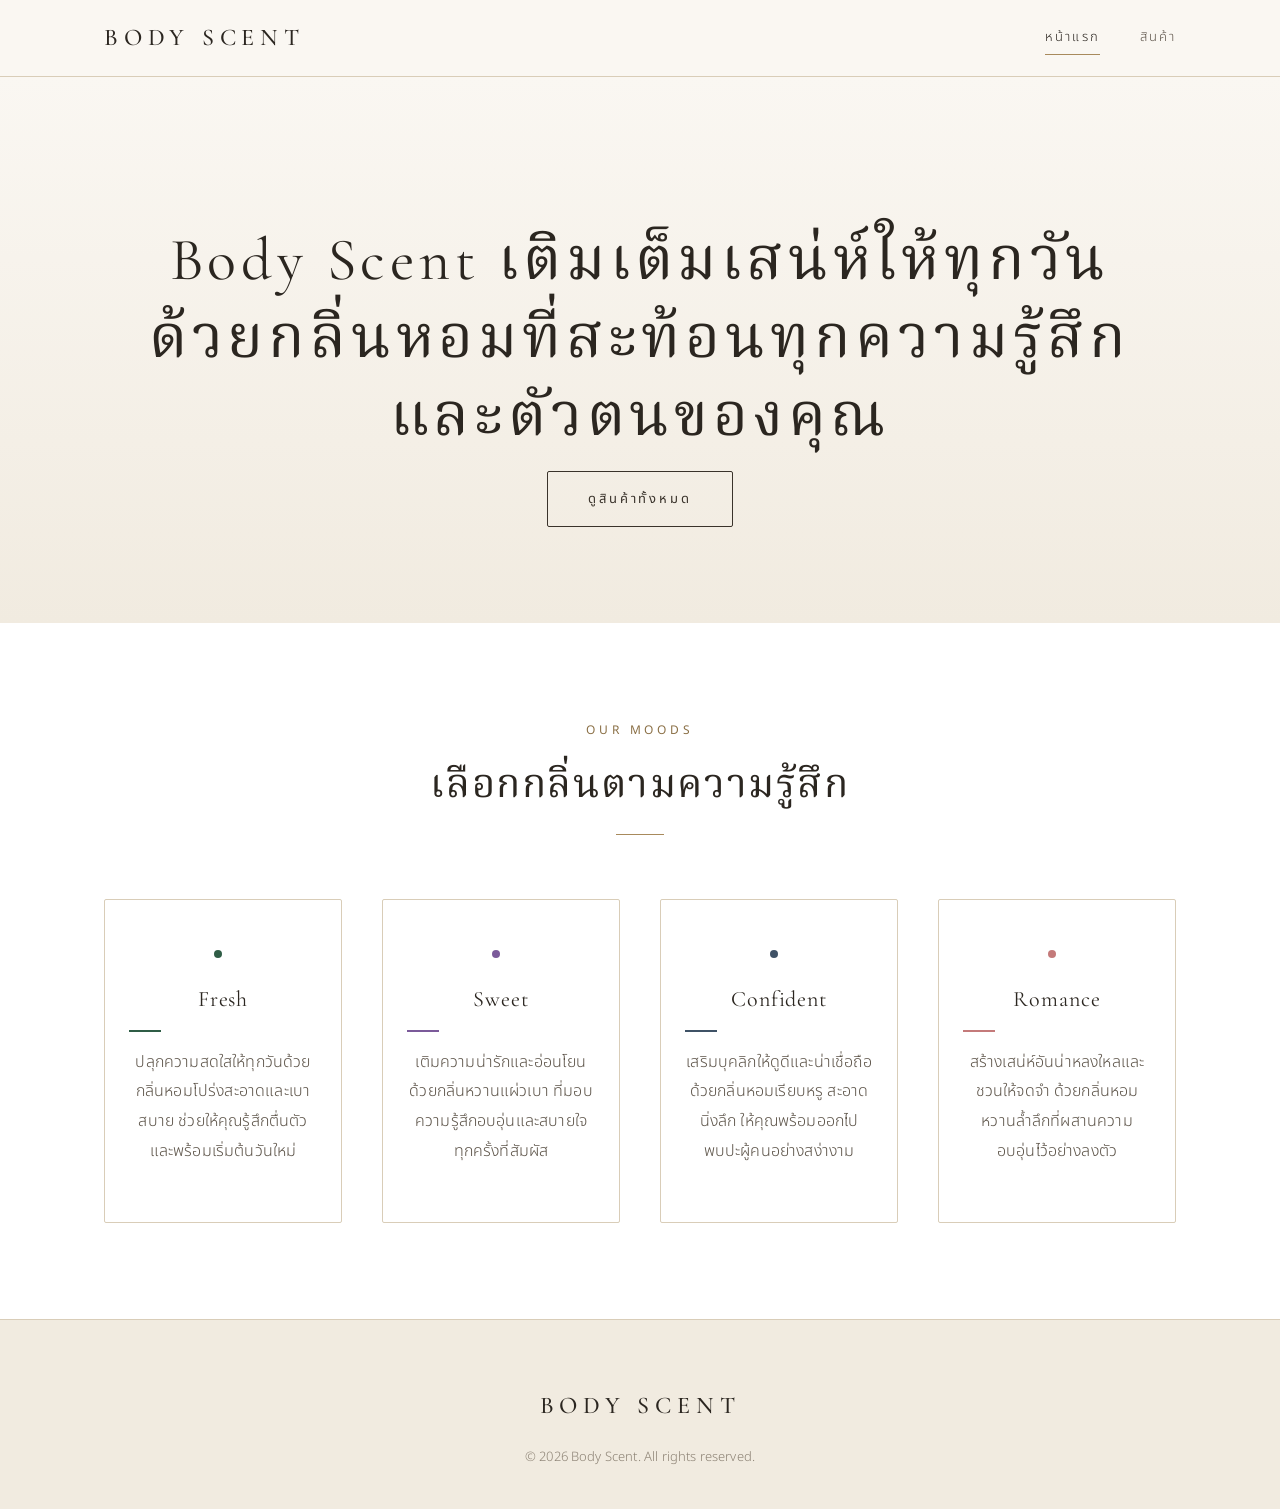
<file: index.html>
<!DOCTYPE html>
<html lang="th">
<head>
  <meta charset="UTF-8">
  <meta name="viewport" content="width=device-width, initial-scale=1.0">
  <title>Body Scent — น้ำหอมฉีดตัวและโรลออน</title>
  <meta name="description" content="Body Scent เติมเต็มเสน่ห์ให้ทุกวัน ด้วยกลิ่นหอมที่สะท้อนทุกความรู้สึกและตัวตนของคุณ">
  <link rel="stylesheet" href="style.css">
</head>
<body>

  <header class="site-header">
    <div class="container site-header__inner">
      <a href="index.html" class="logo">Body Scent</a>
      <nav class="nav" aria-label="เมนูหลัก">
        <a href="index.html" class="is-active">หน้าแรก</a>
        <a href="product.html">สินค้า</a>
      </nav>
    </div>
  </header>

  <main>
    <!-- Hero -->
    <section class="hero hero--full">
      <div class="container">
        <h1 class="hero__title">
          <span class="hero__brand">Body Scent</span>
          เติมเต็มเสน่ห์ให้ทุกวัน ด้วยกลิ่นหอมที่สะท้อนทุกความรู้สึกและตัวตนของคุณ
        </h1>
        <a href="product.html" class="btn">ดูสินค้าทั้งหมด</a>
      </div>
    </section>

    <!-- 4 Mood -->
    <section class="section section--white" id="moods">
      <div class="container">
        <div class="section__header">
          <span class="eyebrow">Our Moods</span>
          <h2>เลือกกลิ่นตามความรู้สึก</h2>
          <hr class="divider">
        </div>

        <div class="mood-grid">
          <a class="mood-item" data-mood="fresh" href="product.html?mood=fresh">
            <span class="mood-dot" aria-hidden="true"></span>
            <h3>Fresh</h3>
            <span class="mood-underline" aria-hidden="true"></span>
            <p>ปลุกความสดใสให้ทุกวันด้วยกลิ่นหอมโปร่งสะอาดและเบาสบาย ช่วยให้คุณรู้สึกตื่นตัวและพร้อมเริ่มต้นวันใหม่</p>
          </a>

          <a class="mood-item" data-mood="sweet" href="product.html?mood=sweet">
            <span class="mood-dot" aria-hidden="true"></span>
            <h3>Sweet</h3>
            <span class="mood-underline" aria-hidden="true"></span>
            <p>เติมความน่ารักและอ่อนโยนด้วยกลิ่นหวานแผ่วเบา ที่มอบความรู้สึกอบอุ่นและสบายใจทุกครั้งที่สัมผัส</p>
          </a>

          <a class="mood-item" data-mood="confident" href="product.html?mood=confident">
            <span class="mood-dot" aria-hidden="true"></span>
            <h3>Confident</h3>
            <span class="mood-underline" aria-hidden="true"></span>
            <p>เสริมบุคลิกให้ดูดีและน่าเชื่อถือด้วยกลิ่นหอมเรียบหรู สะอาด นิ่งลึก ให้คุณพร้อมออกไปพบปะผู้คนอย่างสง่างาม</p>
          </a>

          <a class="mood-item" data-mood="romance" href="product.html?mood=romance">
            <span class="mood-dot" aria-hidden="true"></span>
            <h3>Romance</h3>
            <span class="mood-underline" aria-hidden="true"></span>
            <p>สร้างเสน่ห์อันน่าหลงใหลและชวนให้จดจำ ด้วยกลิ่นหอมหวานล้ำลึกที่ผสานความอบอุ่นไว้อย่างลงตัว</p>
          </a>
        </div>
      </div>
    </section>
  </main>

  <footer class="site-footer">
    <div class="container">
      <a href="index.html" class="logo">Body Scent</a>
      <p>&copy; 2026 Body Scent. All rights reserved.</p>
    </div>
  </footer>

  <script src="script.js"></script>
</body>
</html>
</file>
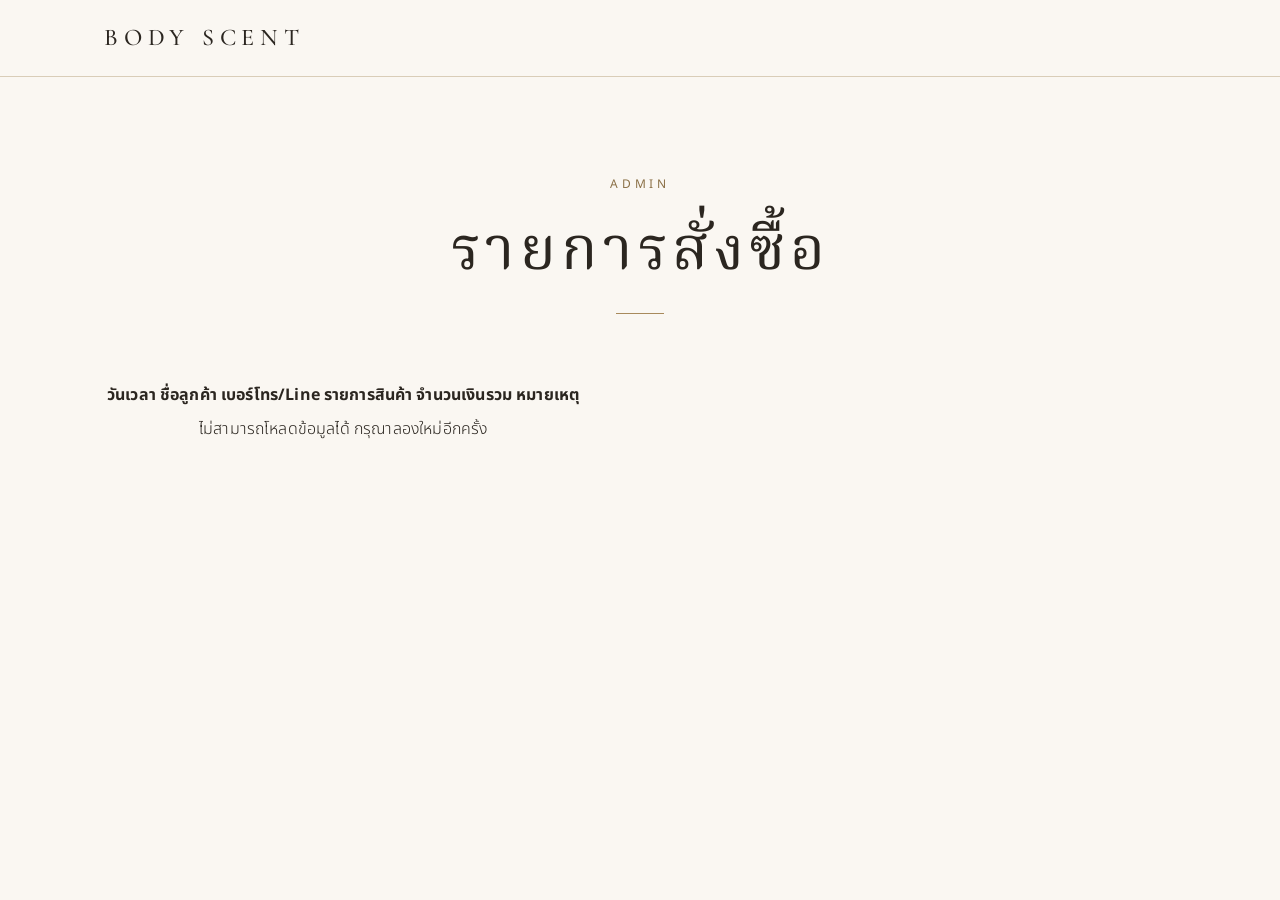
<file: admin.html>
<!DOCTYPE html>
<html lang="th">
<head>
  <meta charset="UTF-8">
  <meta name="viewport" content="width=device-width, initial-scale=1.0">
  <meta name="robots" content="noindex, nofollow">
  <title>รายการสั่งซื้อ — Body Scent Admin</title>
  <link rel="stylesheet" href="style.css">
</head>
<body>

  <header class="site-header">
    <div class="container site-header__inner">
      <a href="index.html" class="logo">Body Scent</a>
    </div>
  </header>

  <main>
    <section class="section">
      <div class="container">
        <div class="section__header">
          <span class="eyebrow">Admin</span>
          <h1>รายการสั่งซื้อ</h1>
          <hr class="divider">
        </div>

        <div class="table-wrap">
          <table id="ordersTable" class="data-table">
            <thead>
              <tr>
                <th>วันเวลา</th>
                <th>ชื่อลูกค้า</th>
                <th>เบอร์โทร/Line</th>
                <th>รายการสินค้า</th>
                <th>จำนวนเงินรวม</th>
                <th>หมายเหตุ</th>
              </tr>
            </thead>
            <tbody></tbody>
          </table>
        </div>
      </div>
    </section>
  </main>

  <script src="script.js"></script>
</body>
</html>
</file>
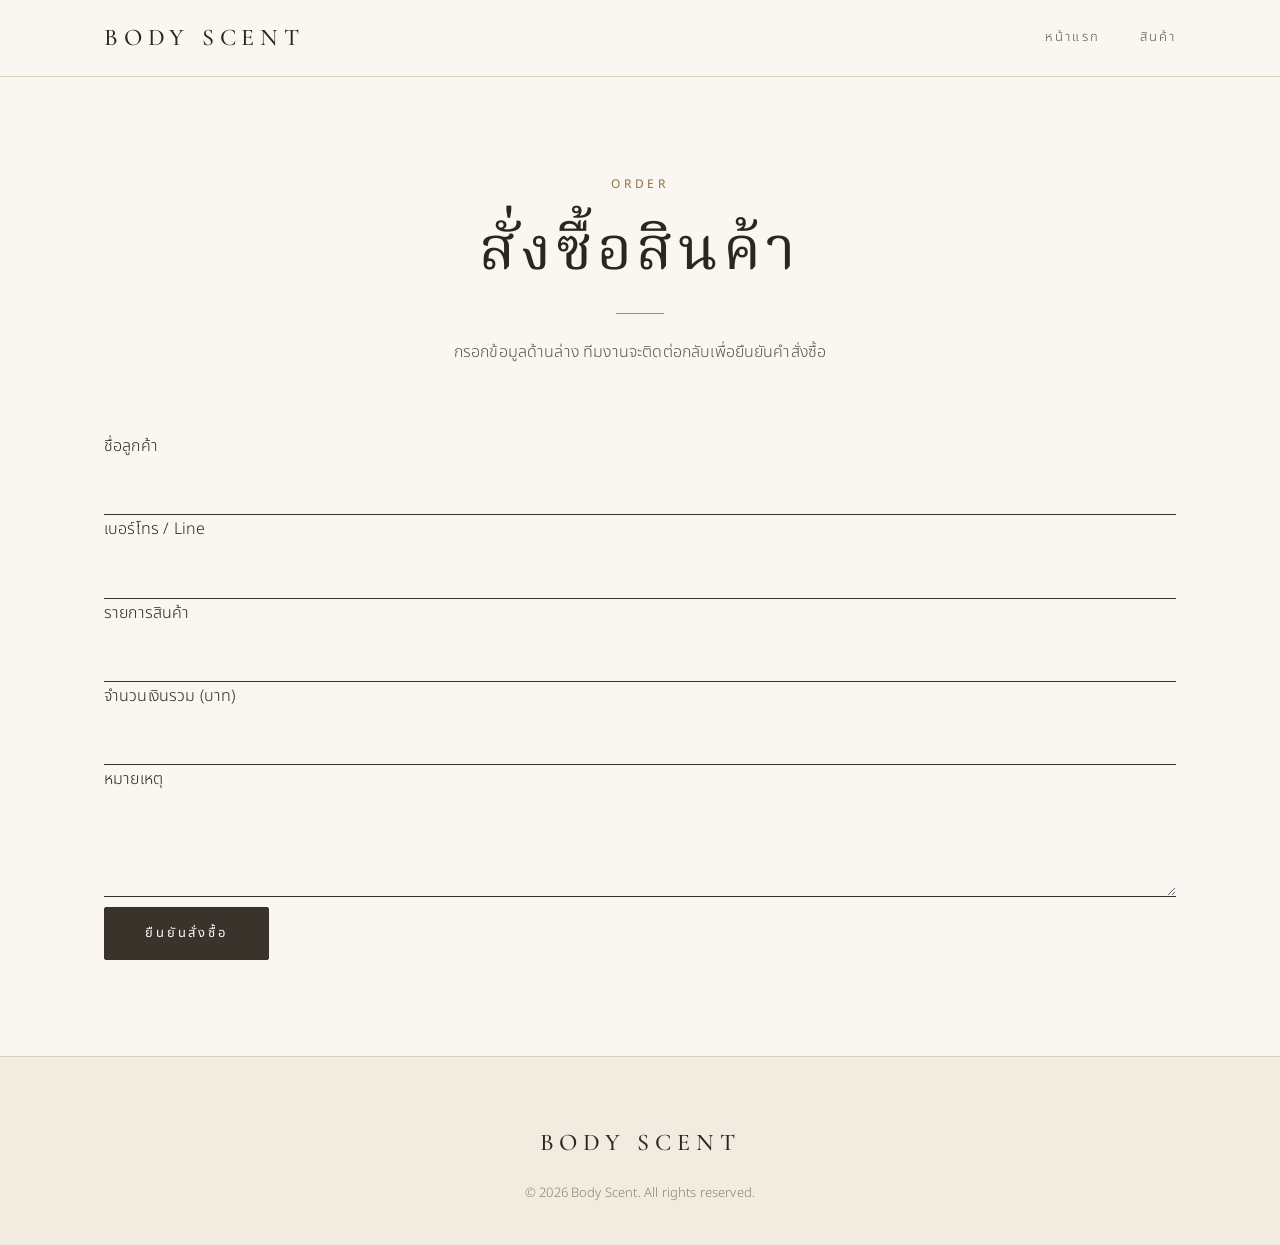
<file: order.html>
<!DOCTYPE html>
<html lang="th">
<head>
  <meta charset="UTF-8">
  <meta name="viewport" content="width=device-width, initial-scale=1.0">
  <title>สั่งซื้อสินค้า — Body Scent</title>
  <link rel="stylesheet" href="style.css">
</head>
<body>

  <header class="site-header">
    <div class="container site-header__inner">
      <a href="index.html" class="logo">Body Scent</a>
      <nav class="nav" aria-label="เมนูหลัก">
        <a href="index.html">หน้าแรก</a>
        <a href="product.html">สินค้า</a>
      </nav>
    </div>
  </header>

  <main>
    <section class="section">
      <div class="container">
        <div class="section__header">
          <span class="eyebrow">Order</span>
          <h1>สั่งซื้อสินค้า</h1>
          <hr class="divider">
          <p>กรอกข้อมูลด้านล่าง ทีมงานจะติดต่อกลับเพื่อยืนยันคำสั่งซื้อ</p>
        </div>

        <div class="form-wrap">
          <form id="orderForm">
            <div class="form-group">
              <label for="customerName">ชื่อลูกค้า</label>
              <input type="text" id="customerName" name="customerName" autocomplete="name" required>
            </div>

            <div class="form-group">
              <label for="contact">เบอร์โทร / Line</label>
              <input type="text" id="contact" name="contact" autocomplete="tel" required>
            </div>

            <div class="form-group">
              <label for="items">รายการสินค้า</label>
              <input type="text" id="items" name="items" required>
            </div>

            <div class="form-group">
              <label for="total">จำนวนเงินรวม (บาท)</label>
              <input type="text" id="total" name="total" inputmode="numeric" required>
            </div>

            <div class="form-group">
              <label for="note">หมายเหตุ</label>
              <textarea id="note" name="note" rows="3"></textarea>
            </div>

            <div class="form-actions">
              <button type="submit" class="btn btn--solid">ยืนยันสั่งซื้อ</button>
            </div>
          </form>
        </div>
      </div>
    </section>
  </main>

  <footer class="site-footer">
    <div class="container">
      <a href="index.html" class="logo">Body Scent</a>
      <p>&copy; 2026 Body Scent. All rights reserved.</p>
    </div>
  </footer>

  <script src="script.js"></script>
</body>
</html>
</file>
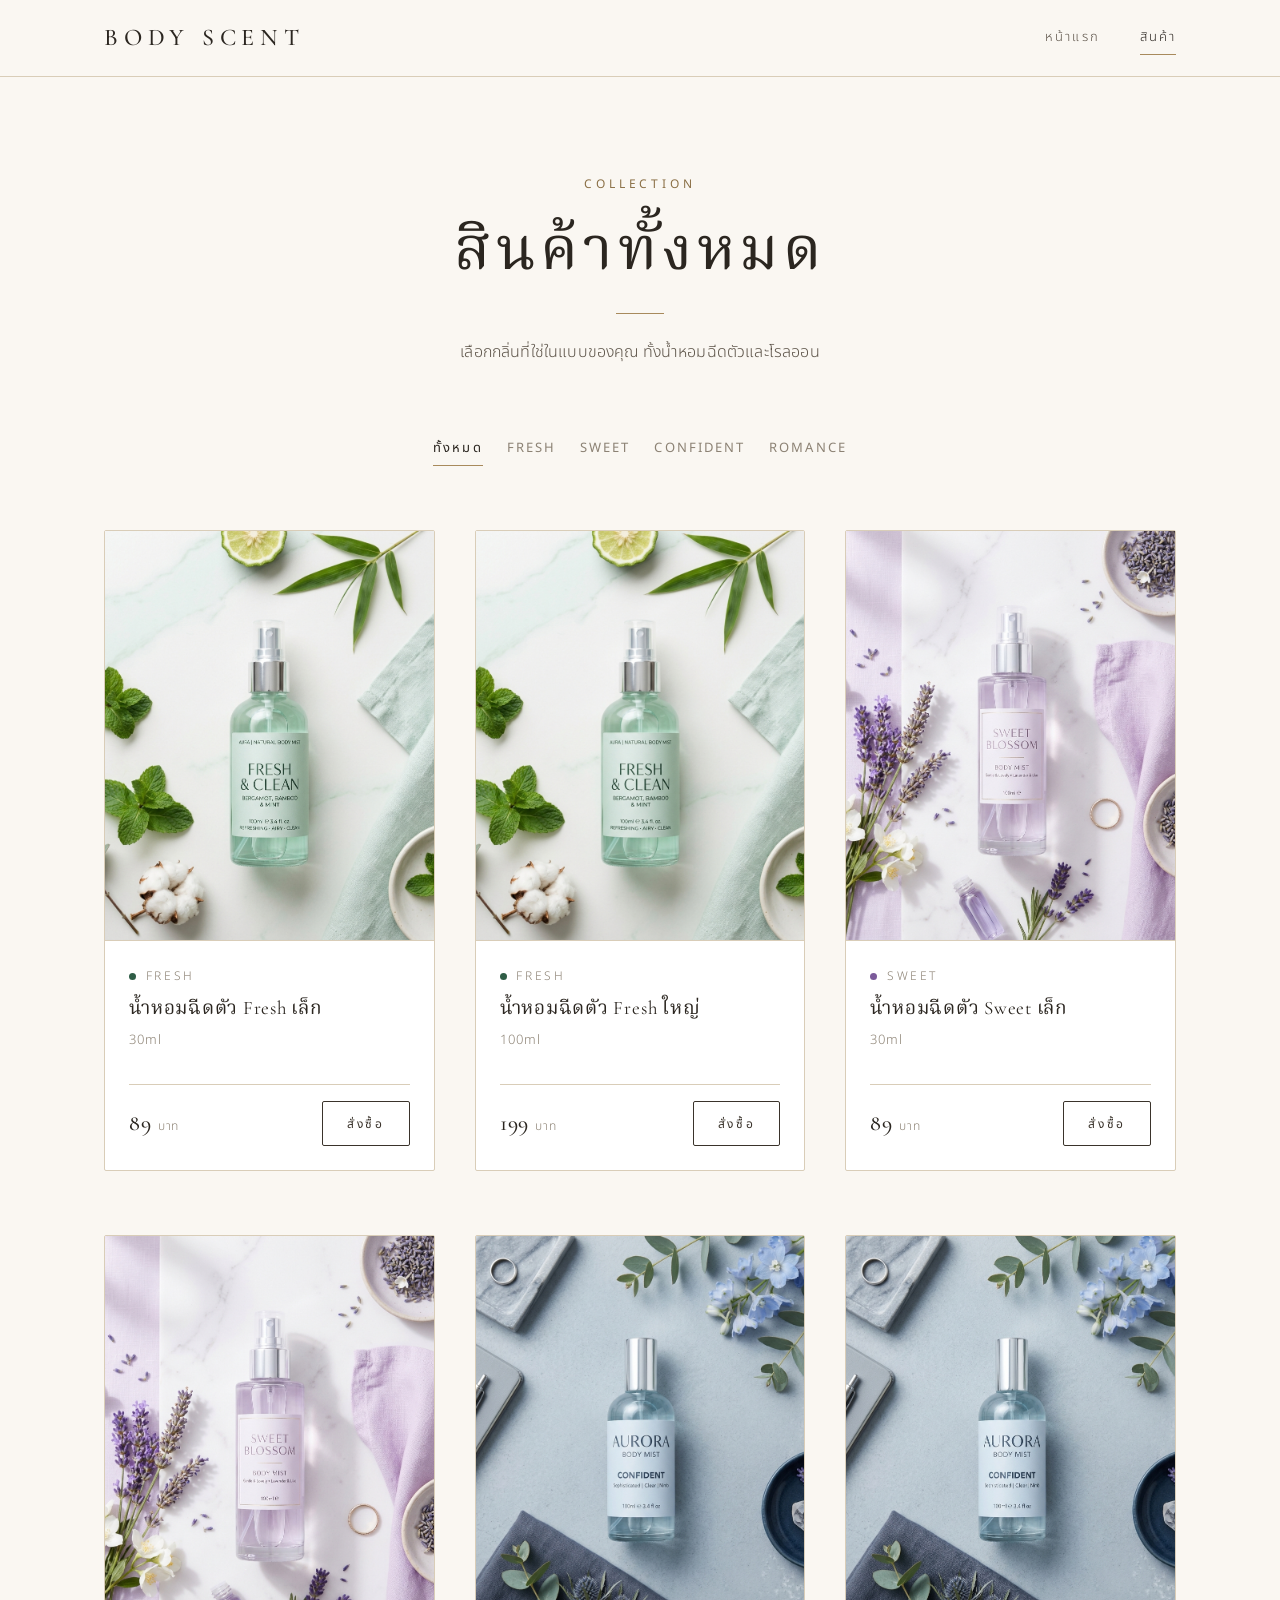
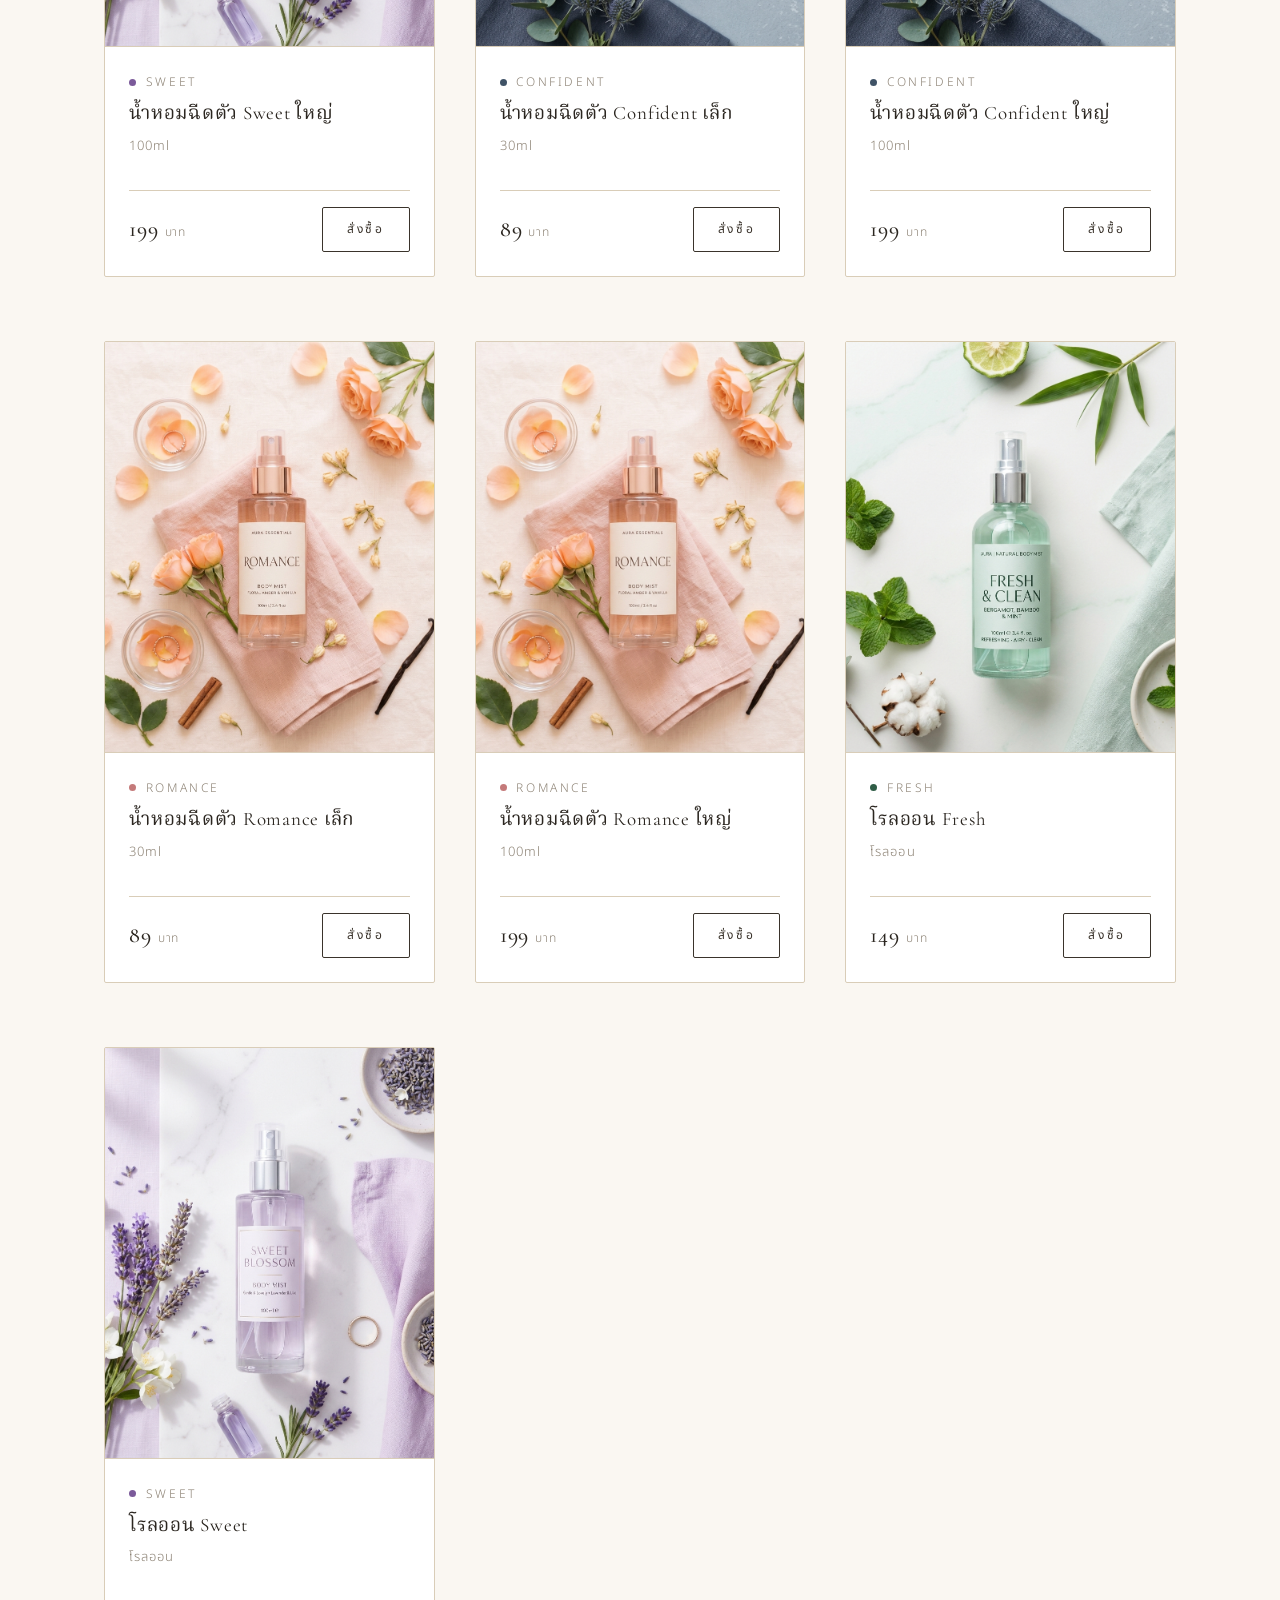
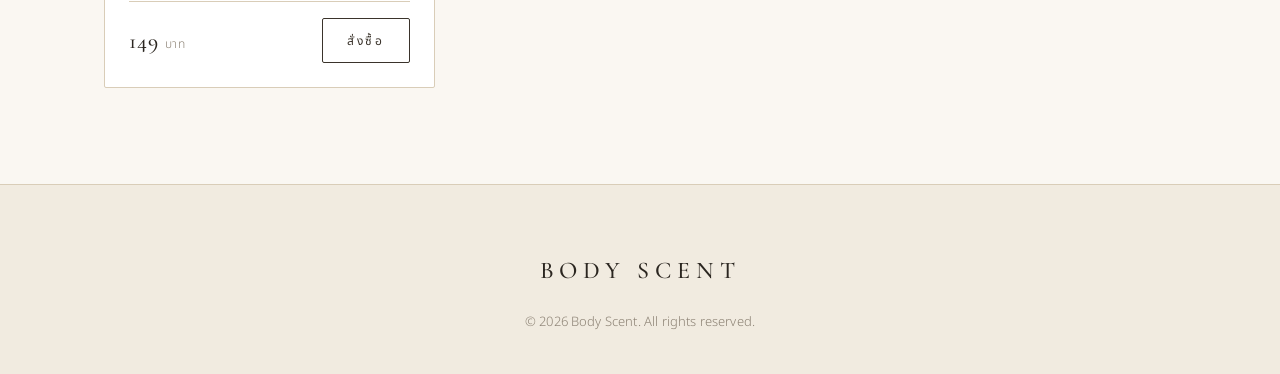
<file: product.html>
<!DOCTYPE html>
<html lang="th">
<head>
  <meta charset="UTF-8">
  <meta name="viewport" content="width=device-width, initial-scale=1.0">
  <title>สินค้าทั้งหมด — Body Scent</title>
  <meta name="description" content="น้ำหอมฉีดตัวและโรลออน Body Scent เลือกกลิ่นตามความรู้สึก Fresh, Sweet, Confident, Romance">
  <link rel="stylesheet" href="style.css">
</head>
<body>

  <header class="site-header">
    <div class="container site-header__inner">
      <a href="index.html" class="logo">Body Scent</a>
      <nav class="nav" aria-label="เมนูหลัก">
        <a href="index.html">หน้าแรก</a>
        <a href="product.html" class="is-active">สินค้า</a>
      </nav>
    </div>
  </header>

  <main>
    <section class="section">
      <div class="container">
        <div class="section__header">
          <span class="eyebrow">Collection</span>
          <h1>สินค้าทั้งหมด</h1>
          <hr class="divider">
          <p>เลือกกลิ่นที่ใช่ในแบบของคุณ ทั้งน้ำหอมฉีดตัวและโรลออน</p>
        </div>

        <div id="filter-bar" class="filters" role="group" aria-label="กรองสินค้าตาม mood"></div>

        <div id="product-list" class="product-grid" aria-live="polite"></div>
      </div>
    </section>
  </main>

  <footer class="site-footer">
    <div class="container">
      <a href="index.html" class="logo">Body Scent</a>
      <p>&copy; 2026 Body Scent. All rights reserved.</p>
    </div>
  </footer>

  <script src="script.js"></script>
</body>
</html>
</file>
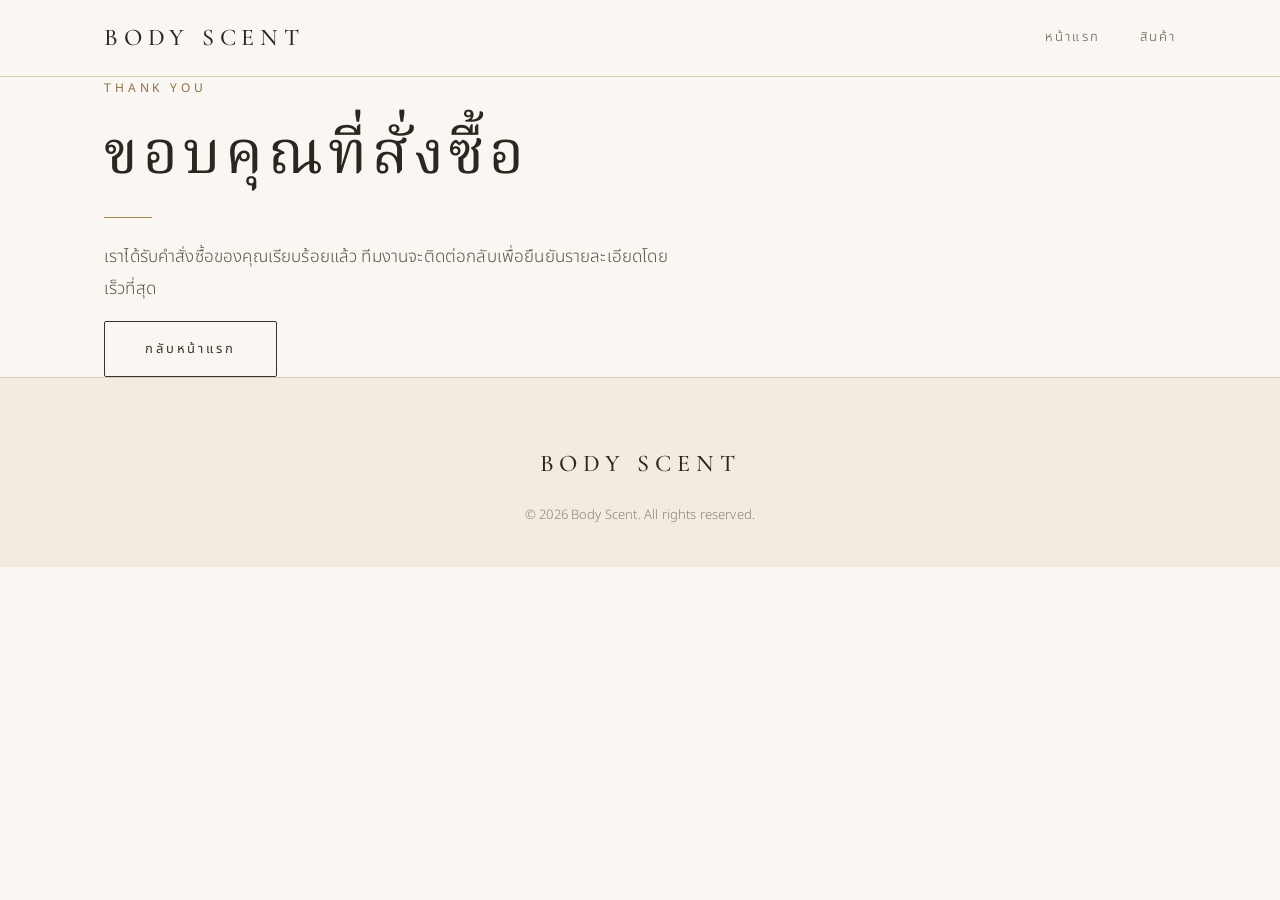
<file: thankyou.html>
<!DOCTYPE html>
<html lang="th">
<head>
  <meta charset="UTF-8">
  <meta name="viewport" content="width=device-width, initial-scale=1.0">
  <title>ขอบคุณที่สั่งซื้อ — Body Scent</title>
  <link rel="stylesheet" href="style.css">
</head>
<body>

  <header class="site-header">
    <div class="container site-header__inner">
      <a href="index.html" class="logo">Body Scent</a>
      <nav class="nav" aria-label="เมนูหลัก">
        <a href="index.html">หน้าแรก</a>
        <a href="product.html">สินค้า</a>
      </nav>
    </div>
  </header>

  <main>
    <section class="thankyou">
      <div class="container">
        <span class="eyebrow">Thank You</span>
        <h1>ขอบคุณที่สั่งซื้อ</h1>
        <hr class="divider">
        <p class="lead">เราได้รับคำสั่งซื้อของคุณเรียบร้อยแล้ว ทีมงานจะติดต่อกลับเพื่อยืนยันรายละเอียดโดยเร็วที่สุด</p>
        <a href="index.html" class="btn">กลับหน้าแรก</a>
      </div>
    </section>
  </main>

  <footer class="site-footer">
    <div class="container">
      <a href="index.html" class="logo">Body Scent</a>
      <p>&copy; 2026 Body Scent. All rights reserved.</p>
    </div>
  </footer>

  <script src="script.js"></script>
</body>
</html>
</file>
<file: style.css>
/* ==========================================================
   Body Scent — Premium Minimal Theme
   โทน: ขาว-ครีม-เบจเข้ม / accent ทอง-บรอนซ์อ่อน
   ========================================================== */

@import url("https://fonts.googleapis.com/css2?family=Cormorant+Garamond:wght@400;500;600&family=Noto+Serif+Thai:wght@300;400;500&family=Noto+Sans+Thai:wght@300;400;500&display=swap");

/* ---------- Design tokens ---------- */
:root {
  /* พื้นหลัง */
  --color-white: #ffffff;
  --color-cream: #faf7f2;
  --color-cream-deep: #f1ebe0;
  --color-beige: #e4d9c6;

  /* ตัวอักษร / เส้น */
  --color-ink: #2b2620;
  --color-ink-soft: #5c5348;
  --color-ink-muted: #8c8274;
  --color-line: #d9cdb8;
  --color-line-strong: #3a332b;

  /* accent ทอง/บรอนซ์อ่อน */
  --color-accent: #a88a5c;
  --color-accent-deep: #8a6f45;

  /* สี mood (แตะเบาๆ เป็นจุดเล็กๆ เท่านั้น) */
  --mood-fresh: #2f5d46;
  --mood-sweet: #7b5a9a;
  --mood-confident: #3f5266;
  --mood-romance: #c47a7a;

  /* Typography */
  --font-serif: "Cormorant Garamond", "Noto Serif Thai", Georgia, serif;
  --font-sans: "Noto Sans Thai", "Helvetica Neue", Arial, sans-serif;

  /* Spacing (โปร่ง ไม่แน่น) */
  --space-1: 0.5rem;
  --space-2: 1rem;
  --space-3: 1.5rem;
  --space-4: 2.5rem;
  --space-5: 4rem;
  --space-6: 6rem;
  --space-7: 9rem;

  --container: 1120px;
  --radius: 2px;
  --transition: 0.35s ease;
}

/* ---------- Reset ---------- */
*,
*::before,
*::after {
  box-sizing: border-box;
}

html {
  scroll-behavior: smooth;
  -webkit-text-size-adjust: 100%;
}

body {
  margin: 0;
  background: var(--color-cream);
  color: var(--color-ink);
  font-family: var(--font-sans);
  font-weight: 300;
  font-size: 1rem;
  line-height: 1.85;
  letter-spacing: 0.01em;
  -webkit-font-smoothing: antialiased;
}

img {
  display: block;
  max-width: 100%;
  height: auto;
}

a {
  color: inherit;
  text-decoration: none;
}

ul {
  margin: 0;
  padding: 0;
  list-style: none;
}

:focus-visible {
  outline: 1px solid var(--color-accent-deep);
  outline-offset: 4px;
}

/* ---------- Typography ---------- */
h1,
h2,
h3,
h4 {
  margin: 0 0 var(--space-2);
  font-family: var(--font-serif);
  font-weight: 400;
  line-height: 1.3;
  letter-spacing: 0.04em;
  color: var(--color-ink);
}

h1 { font-size: clamp(2.25rem, 5vw, 3.75rem); letter-spacing: 0.08em; }
h2 { font-size: clamp(1.75rem, 3.5vw, 2.5rem); }
h3 { font-size: 1.375rem; }

p {
  margin: 0 0 var(--space-2);
  color: var(--color-ink-soft);
}

.eyebrow {
  display: block;
  margin-bottom: var(--space-2);
  font-family: var(--font-sans);
  font-size: 0.75rem;
  font-weight: 400;
  letter-spacing: 0.32em;
  text-transform: uppercase;
  color: var(--color-accent-deep);
}

.lead {
  font-size: 1.0625rem;
  max-width: 36rem;
}

/* เส้นทองสั้นๆ ใต้หัวข้อ */
.divider {
  display: block;
  width: 48px;
  height: 1px;
  margin: var(--space-3) 0;
  background: var(--color-accent);
  border: 0;
}

.text-center { text-align: center; }
.text-center .divider,
.text-center .lead { margin-left: auto; margin-right: auto; }

/* ---------- Layout ---------- */
.container {
  width: 100%;
  max-width: var(--container);
  margin: 0 auto;
  padding: 0 var(--space-3);
}

.section {
  padding: var(--space-6) 0;
}

.section--white { background: var(--color-white); }
.section--cream-deep { background: var(--color-cream-deep); }

.section__header {
  max-width: 38rem;
  margin: 0 auto var(--space-5);
  text-align: center;
}

.section__header .divider {
  margin-left: auto;
  margin-right: auto;
}

/* ---------- Header / Nav ---------- */
.site-header {
  position: sticky;
  top: 0;
  z-index: 50;
  background: rgba(250, 247, 242, 0.92);
  backdrop-filter: blur(8px);
  border-bottom: 1px solid var(--color-line);
}

.site-header__inner {
  display: flex;
  align-items: center;
  justify-content: space-between;
  min-height: 76px;
}

.logo {
  font-family: var(--font-serif);
  font-size: 1.5rem;
  font-weight: 500;
  letter-spacing: 0.24em;
  text-transform: uppercase;
}

.nav {
  display: flex;
  gap: var(--space-4);
}

.nav a {
  font-size: 0.8125rem;
  letter-spacing: 0.16em;
  text-transform: uppercase;
  color: var(--color-ink-soft);
  padding: 0.25rem 0;
  border-bottom: 1px solid transparent;
  transition: color var(--transition), border-color var(--transition);
}

.nav a:hover,
.nav a.is-active {
  color: var(--color-ink);
  border-bottom-color: var(--color-accent);
}

/* ---------- Hero ---------- */
.hero {
  padding: var(--space-7) 0 var(--space-6);
  background:
    linear-gradient(180deg, var(--color-cream) 0%, var(--color-cream-deep) 100%);
  text-align: center;
}

.hero .lead {
  margin: 0 auto var(--space-4);
}

/* ---------- Buttons (เส้นบาง สีเข้มนุ่มตา) ---------- */
.btn {
  display: inline-block;
  padding: 0.95rem 2.5rem;
  font-family: var(--font-sans);
  font-size: 0.8125rem;
  font-weight: 400;
  letter-spacing: 0.22em;
  text-transform: uppercase;
  color: var(--color-line-strong);
  background: transparent;
  border: 1px solid var(--color-line-strong);
  border-radius: var(--radius);
  cursor: pointer;
  transition: background var(--transition), color var(--transition),
    border-color var(--transition);
}

.btn:hover {
  background: var(--color-line-strong);
  color: var(--color-cream);
}

.btn--solid {
  background: var(--color-line-strong);
  color: var(--color-cream);
}

.btn--solid:hover {
  background: var(--color-accent-deep);
  border-color: var(--color-accent-deep);
}

.btn--small {
  padding: 0.65rem 1.5rem;
  font-size: 0.75rem;
}

/* ---------- Mood filter ---------- */
.filters {
  display: flex;
  flex-wrap: wrap;
  justify-content: center;
  gap: var(--space-3);
  margin-bottom: var(--space-5);
}

.filter-btn {
  padding: 0.4rem 0;
  font-family: var(--font-sans);
  font-size: 0.8125rem;
  letter-spacing: 0.16em;
  text-transform: uppercase;
  color: var(--color-ink-muted);
  background: none;
  border: 0;
  border-bottom: 1px solid transparent;
  cursor: pointer;
  transition: color var(--transition), border-color var(--transition);
}

.filter-btn:hover,
.filter-btn.is-active {
  color: var(--color-ink);
  border-bottom-color: var(--color-accent);
}

/* ---------- Mood dot (จุดสีเล็กๆ) ---------- */
.mood-dot {
  display: inline-block;
  width: 8px;
  height: 8px;
  margin-right: 0.6rem;
  border-radius: 50%;
  background: var(--color-line);
  vertical-align: middle;
}

[data-mood="fresh"]     { --mood: var(--mood-fresh); }
[data-mood="sweet"]     { --mood: var(--mood-sweet); }
[data-mood="confident"] { --mood: var(--mood-confident); }
[data-mood="romance"]   { --mood: var(--mood-romance); }

.mood-dot,
.mood-tag::before {
  background: var(--mood, var(--color-line));
}

.mood-tag {
  display: inline-flex;
  align-items: center;
  gap: 0.6rem;
  font-size: 0.75rem;
  letter-spacing: 0.22em;
  text-transform: uppercase;
  color: var(--color-ink-muted);
}

.mood-tag::before {
  content: "";
  width: 7px;
  height: 7px;
  border-radius: 50%;
}

/* เส้นสั้นๆ ใต้หัวข้อสีตาม mood */
.mood-underline {
  display: block;
  width: 32px;
  height: 2px;
  margin: var(--space-2) 0;
  background: var(--mood, var(--color-accent));
}

/* ---------- Product grid & card ---------- */
.product-grid {
  display: grid;
  grid-template-columns: repeat(auto-fill, minmax(240px, 1fr));
  gap: var(--space-5) var(--space-4);
}

.product-card {
  display: flex;
  flex-direction: column;
  background: var(--color-white);
  border: 1px solid var(--color-line);
  border-radius: var(--radius);
  transition: border-color var(--transition), transform var(--transition);
}

.product-card:hover {
  border-color: var(--color-accent);
  transform: translateY(-4px);
}

.product-card__image {
  aspect-ratio: 4 / 5;
  overflow: hidden;
  background: var(--color-cream-deep);
  border-bottom: 1px solid var(--color-line);
}

.product-card__image img {
  width: 100%;
  height: 100%;
  object-fit: cover;
  transition: transform 0.8s ease;
}

.product-card:hover .product-card__image img {
  transform: scale(1.03);
}

.product-card__body {
  display: flex;
  flex: 1;
  flex-direction: column;
  padding: var(--space-3);
}

.product-card__title {
  margin: var(--space-1) 0;
  font-size: 1.1875rem;
}

.product-card__meta {
  margin-bottom: var(--space-2);
  font-size: 0.8125rem;
  letter-spacing: 0.08em;
  color: var(--color-ink-muted);
}

.product-card__desc {
  flex: 1;
  font-size: 0.875rem;
  line-height: 1.8;
}

.product-card__footer {
  display: flex;
  align-items: center;
  justify-content: space-between;
  gap: var(--space-2);
  padding-top: var(--space-2);
  margin-top: var(--space-2);
  border-top: 1px solid var(--color-line);
}

.price {
  font-family: var(--font-serif);
  font-size: 1.375rem;
  font-weight: 500;
  letter-spacing: 0.04em;
  color: var(--color-ink);
}

.price small {
  font-family: var(--font-sans);
  font-size: 0.75rem;
  font-weight: 300;
  color: var(--color-ink-muted);
}

/* ---------- Mood showcase (4 mood) ---------- */
.mood-grid {
  display: grid;
  grid-template-columns: repeat(4, 1fr);
  gap: var(--space-4);
}

.mood-item {
  padding: var(--space-4) var(--space-3);
  text-align: center;
  background: var(--color-white);
  border: 1px solid var(--color-line);
  border-radius: var(--radius);
}

.mood-item h3 {
  margin-top: var(--space-2);
}

/* ---------- Features / info row ---------- */
.feature-grid {
  display: grid;
  grid-template-columns: repeat(3, 1fr);
  gap: var(--space-5);
  text-align: center;
}

.feature .mood-dot,
.feature__icon {
  margin: 0 auto var(--space-2);
}

/* ---------- Forms ---------- */
input,
textarea,
select {
  width: 100%;
  padding: 0.9rem 0;
  font-family: var(--font-sans);
  font-size: 1rem;
  font-weight: 300;
  color: var(--color-ink);
  background: transparent;
  border: 0;
  border-bottom: 1px solid var(--color-line-strong);
  border-radius: 0;
  transition: border-color var(--transition);
}

input:focus,
textarea:focus,
select:focus {
  outline: none;
  border-bottom-color: var(--color-accent-deep);
}

::placeholder {
  color: var(--color-ink-muted);
}

/* ---------- Footer ---------- */
.site-footer {
  padding: var(--space-5) 0 var(--space-4);
  background: var(--color-cream-deep);
  border-top: 1px solid var(--color-line);
  text-align: center;
}

.site-footer .logo {
  display: inline-block;
  margin-bottom: var(--space-2);
}

.site-footer p {
  margin: 0;
  font-size: 0.8125rem;
  color: var(--color-ink-muted);
}

/* ---------- Utilities ---------- */
.mt-3 { margin-top: var(--space-3); }
.mt-4 { margin-top: var(--space-4); }
.mt-5 { margin-top: var(--space-5); }
.hidden { display: none !important; }

/* ---------- Responsive ---------- */
@media (max-width: 960px) {
  .mood-grid { grid-template-columns: repeat(2, 1fr); }
  .feature-grid { grid-template-columns: 1fr; gap: var(--space-4); }
  .section { padding: var(--space-5) 0; }
  .hero { padding: var(--space-6) 0 var(--space-5); }
}

@media (max-width: 640px) {
  body { font-size: 0.9375rem; }

  .container { padding: 0 var(--space-2); }

  .site-header__inner {
    flex-direction: column;
    justify-content: center;
    gap: var(--space-1);
    padding: var(--space-2) 0;
  }

  .nav { gap: var(--space-3); }

  .product-grid {
    grid-template-columns: repeat(2, 1fr);
    gap: var(--space-3) var(--space-2);
  }

  .product-card__body { padding: var(--space-2); }
  .product-card__desc { display: none; }
  .product-card__footer { flex-direction: column; align-items: stretch; }
  .product-card__footer .btn { text-align: center; }

  .mood-grid { grid-template-columns: 1fr; gap: var(--space-2); }
  .section__header { margin-bottom: var(--space-4); }
  .btn { padding: 0.9rem 1.75rem; }
}

@media (prefers-reduced-motion: reduce) {
  * {
    transition: none !important;
    scroll-behavior: auto !important;
  }
}
</file>
